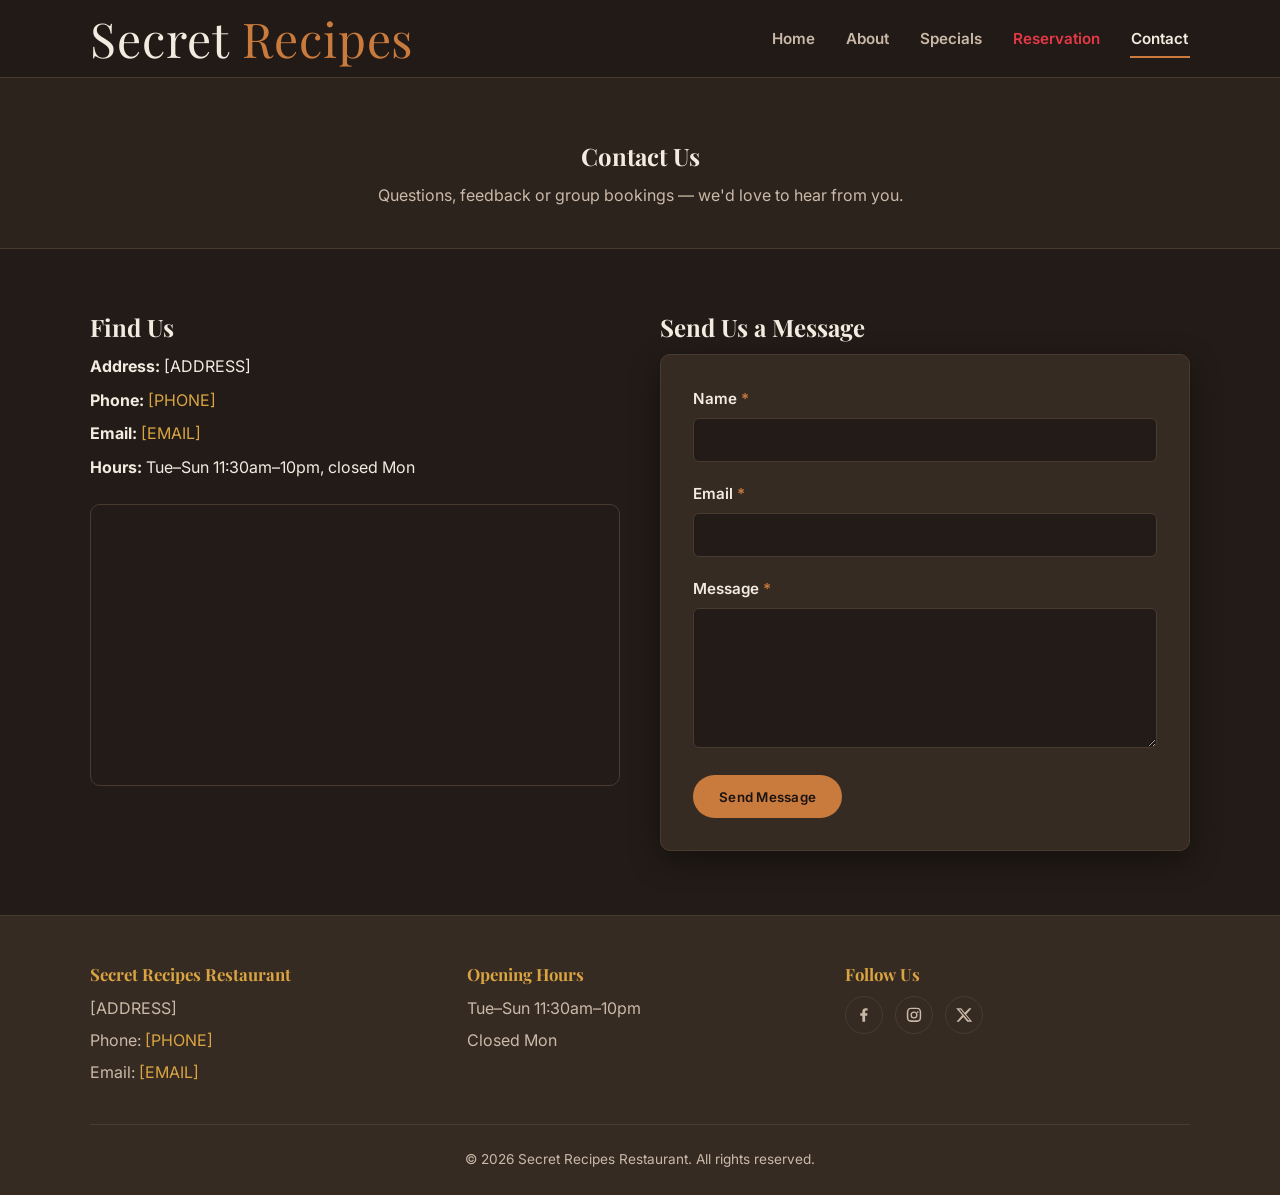
<file: contact.html>
<!DOCTYPE html>
<html lang="en">
<head>
  <meta charset="UTF-8" />
  <meta name="viewport" content="width=device-width, initial-scale=1.0" />
  <title>Contact Us | Secret Recipes Restaurant</title>
  <meta name="description" content="Get in touch with Secret Recipes Restaurant — address, phone, email, opening hours, map and contact form." />
  <link rel="icon" type="image/svg+xml" href="favicon.svg" />
  <link rel="preconnect" href="https://fonts.googleapis.com" />
  <link rel="preconnect" href="https://fonts.gstatic.com" crossorigin />
  <link href="https://fonts.googleapis.com/css2?family=Playfair+Display:wght@500;600;700&family=Inter:wght@400;500;600;700&display=swap" rel="stylesheet" />
  <link rel="stylesheet" href="css/styles.css" />
</head>
<body>
  <a class="visually-hidden" href="#main-content">Skip to main content</a>

  <header class="site-header">
    <div class="container header-inner">
      <a href="index.html" class="logo">Secret <span>Recipes</span></a>
      <button class="hamburger" id="hamburger" aria-label="Toggle navigation menu" aria-expanded="false" aria-controls="primary-nav">
        <span></span><span></span><span></span>
      </button>
      <nav class="nav" id="primary-nav" aria-label="Primary">
        <ul>
          <li><a href="index.html">Home</a></li>
          <li><a href="about.html">About</a></li>
          <li><a href="specials.html">Specials</a></li>
          <li><a href="reservation.html">Reservation</a></li>
          <li><a href="contact.html" class="active" aria-current="page">Contact</a></li>
        </ul>
      </nav>
    </div>
  </header>

  <main id="main-content">
    <section class="page-header">
      <div class="container">
        <h1>Contact Us</h1>
        <p>Questions, feedback or group bookings — we'd love to hear from you.</p>
      </div>
    </section>

    <section>
      <div class="container contact-grid">
        <div class="contact-details">
          <h2>Find Us</h2>
          <p><strong>Address:</strong> [ADDRESS]</p>
          <p><strong>Phone:</strong> <a href="tel:[PHONE]">[PHONE]</a></p>
          <p><strong>Email:</strong> <a href="mailto:[EMAIL]">[EMAIL]</a></p>
          <p><strong>Hours:</strong> Tue–Sun 11:30am–10pm, closed Mon</p>

          <div class="map-wrap">
            <!--
              PLACEHOLDER MAP: replace the iframe src below with an embed URL
              for your real address from Google Maps (Share > Embed a map).
            -->
            <iframe
              src="https://www.google.com/maps?q=1600+Amphitheatre+Parkway,+Mountain+View,+CA&output=embed"
              title="Map showing the location of Secret Recipes Restaurant"
              loading="lazy"
              referrerpolicy="no-referrer-when-downgrade"
            ></iframe>
          </div>
        </div>

        <div>
          <h2>Send Us a Message</h2>
          <!--
            FORMSPREE SETUP: replace the form "action" URL below with your own
            endpoint from https://formspree.io (e.g. https://formspree.io/f/abcdwxyz)
          -->
          <form
            id="contact-form"
            class="form-card"
            action="https://formspree.io/f/YOUR_FORM_ID"
            method="POST"
            data-success-message="Thanks for reaching out! We'll get back to you soon."
            novalidate
          >
            <div class="form-field">
              <label for="contact-name">Name <span class="required">*</span></label>
              <input type="text" id="contact-name" name="name" autocomplete="name" required />
              <p class="field-error" role="alert">Please enter your name.</p>
            </div>
            <div class="form-field">
              <label for="contact-email">Email <span class="required">*</span></label>
              <input type="email" id="contact-email" name="email" autocomplete="email" required />
              <p class="field-error" role="alert">Please enter a valid email address.</p>
            </div>
            <div class="form-field">
              <label for="contact-message-input">Message <span class="required">*</span></label>
              <textarea id="contact-message-input" name="message" required></textarea>
              <p class="field-error" role="alert">Please enter a message.</p>
            </div>

            <button type="submit" class="btn btn-primary">Send Message</button>

            <div id="contact-message" class="form-message" role="status" aria-live="polite"></div>
          </form>
        </div>
      </div>
    </section>
  </main>

  <footer class="site-footer">
    <div class="container">
      <div class="footer-inner">
        <div class="footer-col">
          <h3>Secret Recipes Restaurant</h3>
          <p>[ADDRESS]</p>
          <p>Phone: <a href="tel:[PHONE]">[PHONE]</a></p>
          <p>Email: <a href="mailto:[EMAIL]">[EMAIL]</a></p>
        </div>
        <div class="footer-col">
          <h3>Opening Hours</h3>
          <p>Tue–Sun 11:30am–10pm</p>
          <p>Closed Mon</p>
        </div>
        <div class="footer-col">
          <h3>Follow Us</h3>
          <div class="social-links">
            <!-- PLACEHOLDER social links: replace href values with real profiles -->
            <a href="https://facebook.com" aria-label="Facebook" target="_blank" rel="noopener">
              <svg viewBox="0 0 24 24" aria-hidden="true"><path d="M13.5 21v-8h2.7l.4-3.2h-3.1V7.7c0-.9.3-1.6 1.6-1.6h1.7V3.2C16.5 3.1 15.4 3 14.2 3c-2.6 0-4.4 1.6-4.4 4.5v2.3H7v3.2h2.8v8h3.7z"/></svg>
            </a>
            <a href="https://instagram.com" aria-label="Instagram" target="_blank" rel="noopener">
              <svg viewBox="0 0 24 24" aria-hidden="true"><path d="M12 2.2c2.7 0 3 0 4 .1 1 .1 1.7.2 2.3.5.6.3 1.1.6 1.6 1.1.5.5.8 1 1.1 1.6.3.6.4 1.3.5 2.3.1 1 .1 1.3.1 4s0 3-.1 4c-.1 1-.2 1.7-.5 2.3-.3.6-.6 1.1-1.1 1.6-.5.5-1 .8-1.6 1.1-.6.3-1.3.4-2.3.5-1 .1-1.3.1-4 .1s-3 0-4-.1c-1-.1-1.7-.2-2.3-.5-.6-.3-1.1-.6-1.6-1.1-.5-.5-.8-1-1.1-1.6-.3-.6-.4-1.3-.5-2.3-.1-1-.1-1.3-.1-4s0-3 .1-4c.1-1 .2-1.7.5-2.3.3-.6.6-1.1 1.1-1.6.5-.5 1-.8 1.6-1.1.6-.3 1.3-.4 2.3-.5 1-.1 1.3-.1 4-.1zm0 1.8c-2.6 0-2.9 0-4 .1-.8 0-1.3.2-1.6.3-.4.1-.7.3-1 .6-.3.3-.5.6-.6 1-.1.3-.3.8-.3 1.6-.1 1.1-.1 1.4-.1 4s0 2.9.1 4c0 .8.2 1.3.3 1.6.1.4.3.7.6 1 .3.3.6.5 1 .6.3.1.8.3 1.6.3 1.1.1 1.4.1 4 .1s2.9 0 4-.1c.8 0 1.3-.2 1.6-.3.4-.1.7-.3 1-.6.3-.3.5-.6.6-1 .1-.3.3-.8.3-1.6.1-1.1.1-1.4.1-4s0-2.9-.1-4c0-.8-.2-1.3-.3-1.6-.1-.4-.3-.7-.6-1-.3-.3-.6-.5-1-.6-.3-.1-.8-.3-1.6-.3-1.1-.1-1.4-.1-4-.1zm0 3.3a4.7 4.7 0 110 9.4 4.7 4.7 0 010-9.4zm0 1.8a2.9 2.9 0 100 5.8 2.9 2.9 0 000-5.8zm5-2a1.1 1.1 0 110 2.2 1.1 1.1 0 010-2.2z"/></svg>
            </a>
            <a href="https://x.com" aria-label="X (Twitter)" target="_blank" rel="noopener">
              <svg viewBox="0 0 24 24" aria-hidden="true"><path d="M18.9 3H22l-7.2 8.2L23 21h-6.6l-5.2-6.4L5.1 21H2l7.7-8.8L1.5 3h6.8l4.7 5.9L18.9 3zm-1.2 16.1h1.8L7.4 4.8H5.5l12.2 14.3z"/></svg>
            </a>
          </div>
        </div>
      </div>
      <p class="copyright">&copy; <span id="year"></span> Secret Recipes Restaurant. All rights reserved.</p>
    </div>
  </footer>

  <script src="js/main.js"></script>
</body>
</html>
</file>
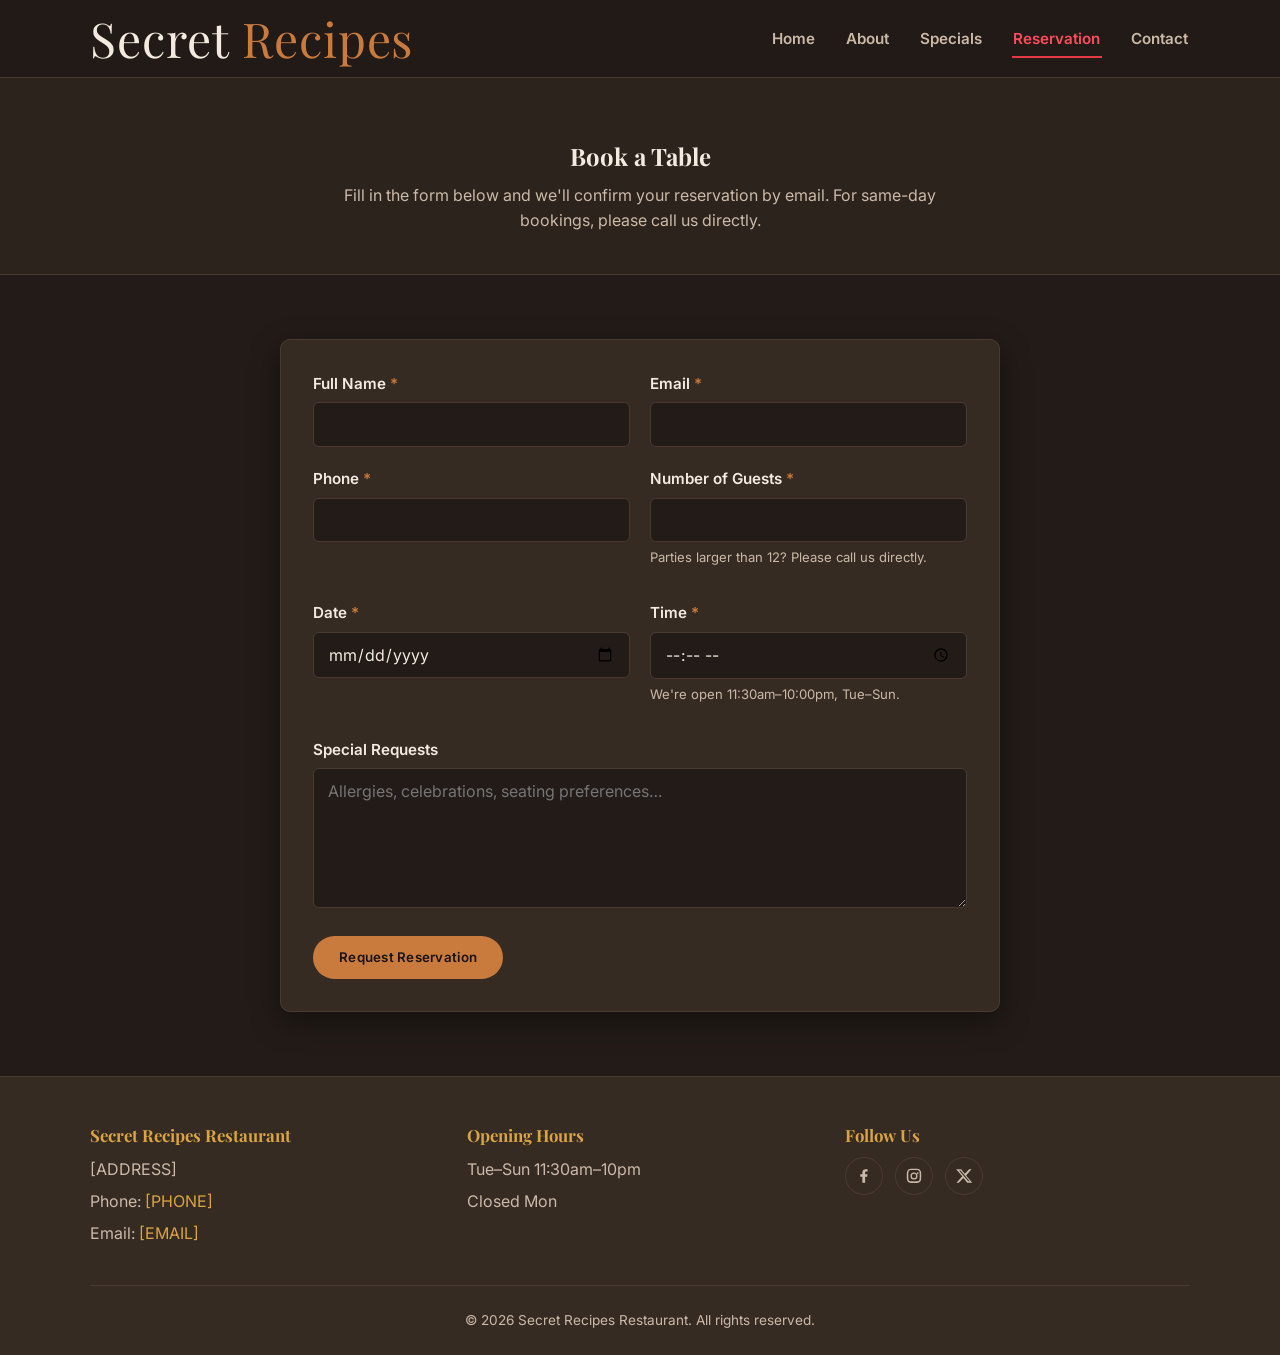
<file: reservation.html>
<!DOCTYPE html>
<html lang="en">
<head>
  <meta charset="UTF-8" />
  <meta name="viewport" content="width=device-width, initial-scale=1.0" />
  <title>Book a Table | Secret Recipes Restaurant</title>
  <meta name="description" content="Reserve a table at Secret Recipes Restaurant. Pick a date, time and party size and we'll confirm your booking." />
  <link rel="icon" type="image/svg+xml" href="favicon.svg" />
  <link rel="preconnect" href="https://fonts.googleapis.com" />
  <link rel="preconnect" href="https://fonts.gstatic.com" crossorigin />
  <link href="https://fonts.googleapis.com/css2?family=Playfair+Display:wght@500;600;700&family=Inter:wght@400;500;600;700&display=swap" rel="stylesheet" />
  <link rel="stylesheet" href="css/styles.css" />
</head>
<body>
  <a class="visually-hidden" href="#main-content">Skip to main content</a>

  <header class="site-header">
    <div class="container header-inner">
      <a href="index.html" class="logo">Secret <span>Recipes</span></a>
      <button class="hamburger" id="hamburger" aria-label="Toggle navigation menu" aria-expanded="false" aria-controls="primary-nav">
        <span></span><span></span><span></span>
      </button>
      <nav class="nav" id="primary-nav" aria-label="Primary">
        <ul>
          <li><a href="index.html">Home</a></li>
          <li><a href="about.html">About</a></li>
          <li><a href="specials.html">Specials</a></li>
          <li><a href="reservation.html" class="active" aria-current="page">Reservation</a></li>
          <li><a href="contact.html">Contact</a></li>
        </ul>
      </nav>
    </div>
  </header>

  <main id="main-content">
    <section class="page-header">
      <div class="container">
        <h1>Book a Table</h1>
        <p>Fill in the form below and we'll confirm your reservation by email. For same-day bookings, please call us directly.</p>
      </div>
    </section>

    <section>
      <div class="container">
        <!--
          FORMSPREE SETUP: replace the form "action" URL below with your own
          endpoint from https://formspree.io (e.g. https://formspree.io/f/abcdwxyz)
        -->
        <form
          id="reservation-form"
          class="form-card"
          action="https://formspree.io/f/YOUR_FORM_ID"
          method="POST"
          data-success-message="Thank you! Your reservation request has been sent — we'll confirm by email shortly."
          novalidate
        >
          <div class="form-row">
            <div class="form-field">
              <label for="res-name">Full Name <span class="required">*</span></label>
              <input type="text" id="res-name" name="name" autocomplete="name" required />
              <p class="field-error" role="alert">Please enter your name.</p>
            </div>
            <div class="form-field">
              <label for="res-email">Email <span class="required">*</span></label>
              <input type="email" id="res-email" name="email" autocomplete="email" required />
              <p class="field-error" role="alert">Please enter a valid email address.</p>
            </div>
          </div>

          <div class="form-row">
            <div class="form-field">
              <label for="res-phone">Phone <span class="required">*</span></label>
              <input type="tel" id="res-phone" name="phone" autocomplete="tel" required />
              <p class="field-error" role="alert">Please enter your phone number.</p>
            </div>
            <div class="form-field">
              <label for="res-guests">Number of Guests <span class="required">*</span></label>
              <input type="number" id="res-guests" name="guests" min="1" max="12" step="1" required />
              <p class="field-hint">Parties larger than 12? Please call us directly.</p>
              <p class="field-error" role="alert">Please enter a number of guests between 1 and 12.</p>
            </div>
          </div>

          <div class="form-row">
            <div class="form-field">
              <label for="res-date">Date <span class="required">*</span></label>
              <input type="date" id="res-date" name="date" required />
              <p class="field-error" role="alert">Please choose today or a future date.</p>
            </div>
            <div class="form-field">
              <label for="res-time">Time <span class="required">*</span></label>
              <input type="time" id="res-time" name="time" required />
              <p class="field-hint">We're open 11:30am–10:00pm, Tue–Sun.</p>
              <p class="field-error" role="alert">Please choose a time within opening hours.</p>
            </div>
          </div>

          <div class="form-field">
            <label for="res-requests">Special Requests</label>
            <textarea id="res-requests" name="special_requests" placeholder="Allergies, celebrations, seating preferences…"></textarea>
          </div>

          <button type="submit" class="btn btn-primary">Request Reservation</button>

          <div id="reservation-message" class="form-message" role="status" aria-live="polite"></div>
        </form>
      </div>
    </section>
  </main>

  <footer class="site-footer">
    <div class="container">
      <div class="footer-inner">
        <div class="footer-col">
          <h3>Secret Recipes Restaurant</h3>
          <p>[ADDRESS]</p>
          <p>Phone: <a href="tel:[PHONE]">[PHONE]</a></p>
          <p>Email: <a href="mailto:[EMAIL]">[EMAIL]</a></p>
        </div>
        <div class="footer-col">
          <h3>Opening Hours</h3>
          <p>Tue–Sun 11:30am–10pm</p>
          <p>Closed Mon</p>
        </div>
        <div class="footer-col">
          <h3>Follow Us</h3>
          <div class="social-links">
            <!-- PLACEHOLDER social links: replace href values with real profiles -->
            <a href="https://facebook.com" aria-label="Facebook" target="_blank" rel="noopener">
              <svg viewBox="0 0 24 24" aria-hidden="true"><path d="M13.5 21v-8h2.7l.4-3.2h-3.1V7.7c0-.9.3-1.6 1.6-1.6h1.7V3.2C16.5 3.1 15.4 3 14.2 3c-2.6 0-4.4 1.6-4.4 4.5v2.3H7v3.2h2.8v8h3.7z"/></svg>
            </a>
            <a href="https://instagram.com" aria-label="Instagram" target="_blank" rel="noopener">
              <svg viewBox="0 0 24 24" aria-hidden="true"><path d="M12 2.2c2.7 0 3 0 4 .1 1 .1 1.7.2 2.3.5.6.3 1.1.6 1.6 1.1.5.5.8 1 1.1 1.6.3.6.4 1.3.5 2.3.1 1 .1 1.3.1 4s0 3-.1 4c-.1 1-.2 1.7-.5 2.3-.3.6-.6 1.1-1.1 1.6-.5.5-1 .8-1.6 1.1-.6.3-1.3.4-2.3.5-1 .1-1.3.1-4 .1s-3 0-4-.1c-1-.1-1.7-.2-2.3-.5-.6-.3-1.1-.6-1.6-1.1-.5-.5-.8-1-1.1-1.6-.3-.6-.4-1.3-.5-2.3-.1-1-.1-1.3-.1-4s0-3 .1-4c.1-1 .2-1.7.5-2.3.3-.6.6-1.1 1.1-1.6.5-.5 1-.8 1.6-1.1.6-.3 1.3-.4 2.3-.5 1-.1 1.3-.1 4-.1zm0 1.8c-2.6 0-2.9 0-4 .1-.8 0-1.3.2-1.6.3-.4.1-.7.3-1 .6-.3.3-.5.6-.6 1-.1.3-.3.8-.3 1.6-.1 1.1-.1 1.4-.1 4s0 2.9.1 4c0 .8.2 1.3.3 1.6.1.4.3.7.6 1 .3.3.6.5 1 .6.3.1.8.3 1.6.3 1.1.1 1.4.1 4 .1s2.9 0 4-.1c.8 0 1.3-.2 1.6-.3.4-.1.7-.3 1-.6.3-.3.5-.6.6-1 .1-.3.3-.8.3-1.6.1-1.1.1-1.4.1-4s0-2.9-.1-4c0-.8-.2-1.3-.3-1.6-.1-.4-.3-.7-.6-1-.3-.3-.6-.5-1-.6-.3-.1-.8-.3-1.6-.3-1.1-.1-1.4-.1-4-.1zm0 3.3a4.7 4.7 0 110 9.4 4.7 4.7 0 010-9.4zm0 1.8a2.9 2.9 0 100 5.8 2.9 2.9 0 000-5.8zm5-2a1.1 1.1 0 110 2.2 1.1 1.1 0 010-2.2z"/></svg>
            </a>
            <a href="https://x.com" aria-label="X (Twitter)" target="_blank" rel="noopener">
              <svg viewBox="0 0 24 24" aria-hidden="true"><path d="M18.9 3H22l-7.2 8.2L23 21h-6.6l-5.2-6.4L5.1 21H2l7.7-8.8L1.5 3h6.8l4.7 5.9L18.9 3zm-1.2 16.1h1.8L7.4 4.8H5.5l12.2 14.3z"/></svg>
            </a>
          </div>
        </div>
      </div>
      <p class="copyright">&copy; <span id="year"></span> Secret Recipes Restaurant. All rights reserved.</p>
    </div>
  </footer>

  <script src="js/main.js"></script>
</body>
</html>
</file>
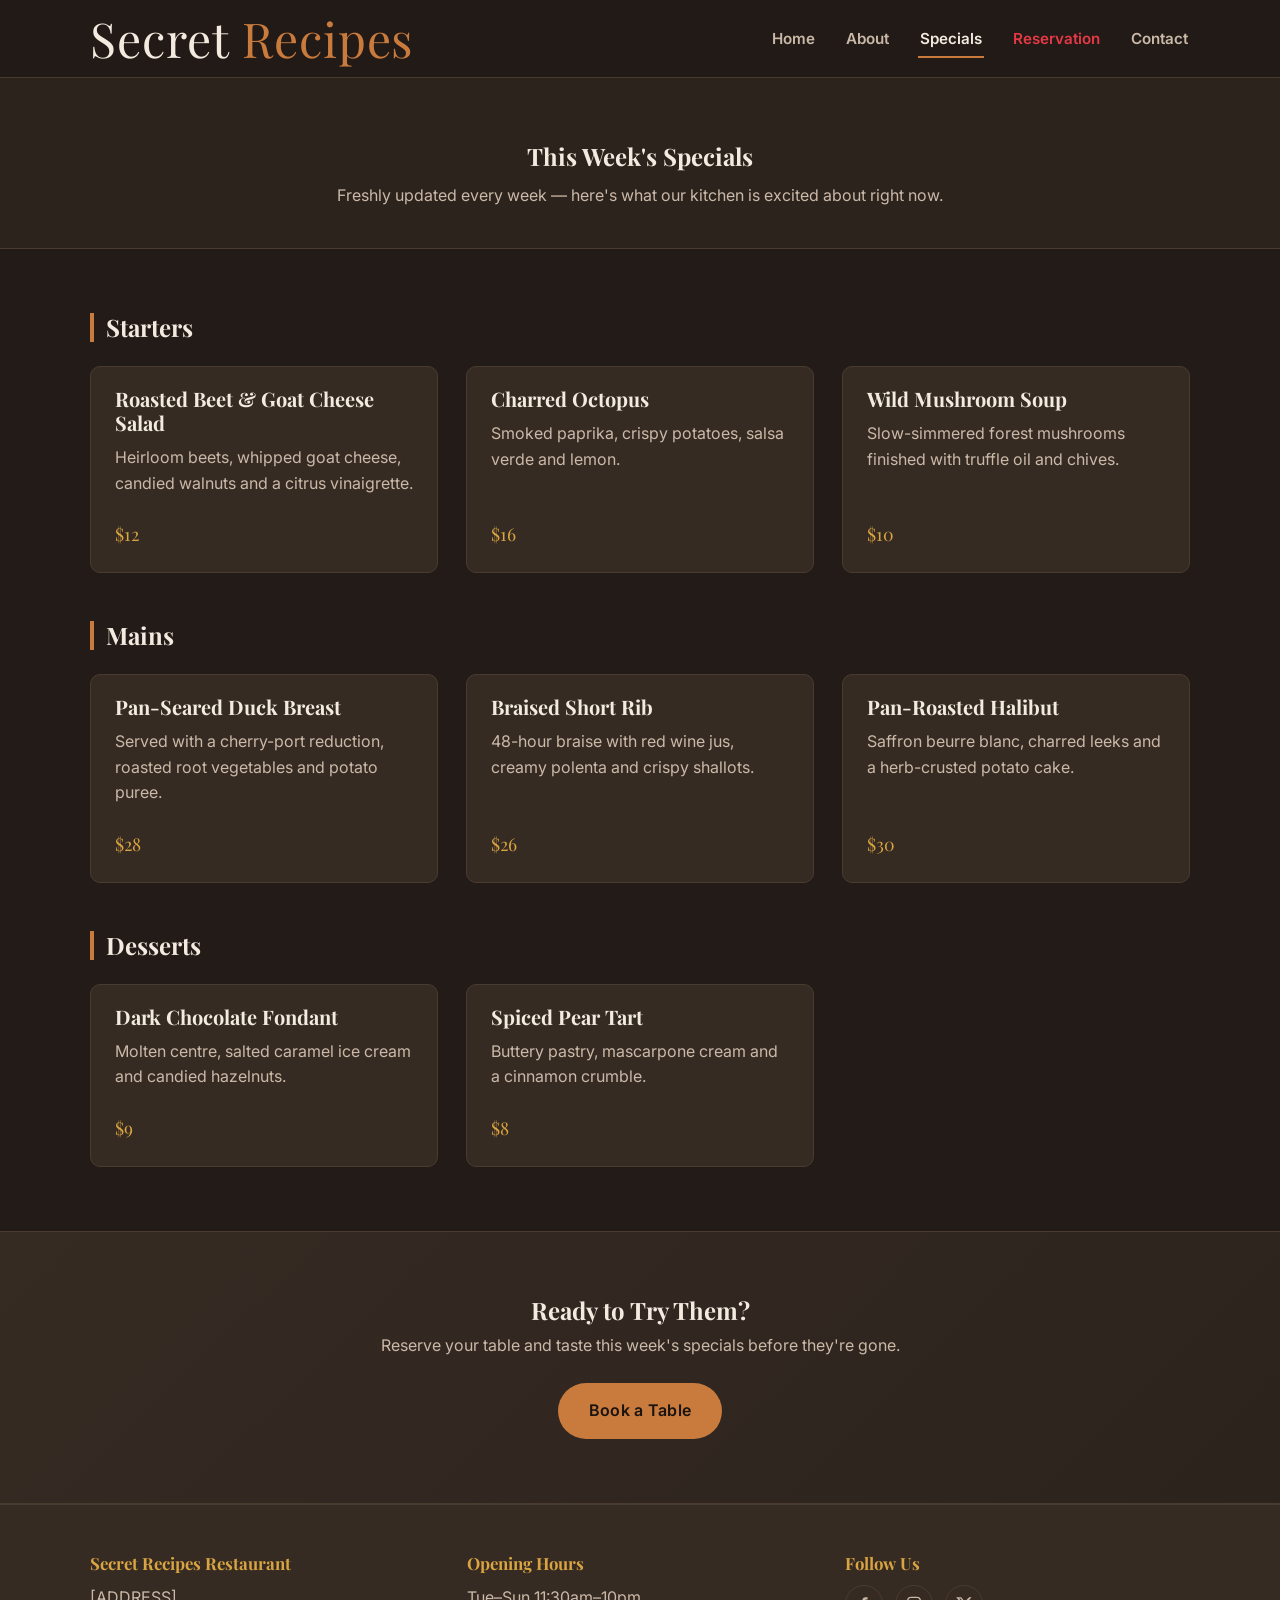
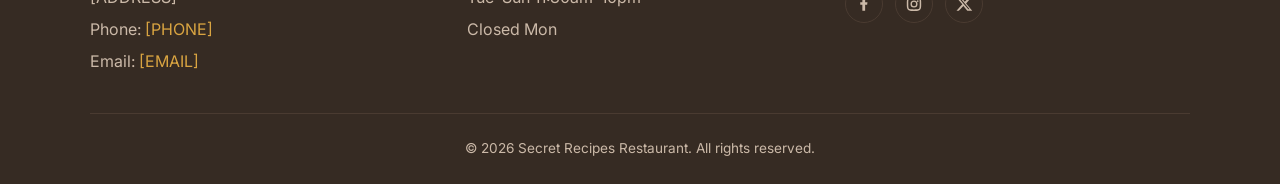
<file: specials.html>
<!DOCTYPE html>
<html lang="en">
<head>
  <meta charset="UTF-8" />
  <meta name="viewport" content="width=device-width, initial-scale=1.0" />
  <title>This Week's Specials | Secret Recipes Restaurant</title>
  <meta name="description" content="Browse this week's starters, mains and desserts at Secret Recipes Restaurant, updated weekly." />
  <link rel="icon" type="image/svg+xml" href="favicon.svg" />
  <link rel="preconnect" href="https://fonts.googleapis.com" />
  <link rel="preconnect" href="https://fonts.gstatic.com" crossorigin />
  <link href="https://fonts.googleapis.com/css2?family=Playfair+Display:wght@500;600;700&family=Inter:wght@400;500;600;700&display=swap" rel="stylesheet" />
  <link rel="stylesheet" href="css/styles.css" />
</head>
<body>
  <a class="visually-hidden" href="#main-content">Skip to main content</a>

  <header class="site-header">
    <div class="container header-inner">
      <a href="index.html" class="logo">Secret <span>Recipes</span></a>
      <button class="hamburger" id="hamburger" aria-label="Toggle navigation menu" aria-expanded="false" aria-controls="primary-nav">
        <span></span><span></span><span></span>
      </button>
      <nav class="nav" id="primary-nav" aria-label="Primary">
        <ul>
          <li><a href="index.html">Home</a></li>
          <li><a href="about.html">About</a></li>
          <li><a href="specials.html" class="active" aria-current="page">Specials</a></li>
          <li><a href="reservation.html">Reservation</a></li>
          <li><a href="contact.html">Contact</a></li>
        </ul>
      </nav>
    </div>
  </header>

  <main id="main-content">
    <section class="page-header">
      <div class="container">
        <h1>This Week's Specials</h1>
        <p>Freshly updated every week — here's what our kitchen is excited about right now.</p>
      </div>
    </section>

    <section>
      <div class="container">
        <!--
          The cards below are rendered automatically from the SPECIALS array
          at the top of js/main.js. Edit that array to update the menu —
          no HTML changes needed.
        -->
        <div class="specials-group">
          <h2>Starters</h2>
          <div class="grid grid-3" id="starters-grid"></div>
        </div>
        <div class="specials-group">
          <h2>Mains</h2>
          <div class="grid grid-3" id="mains-grid"></div>
        </div>
        <div class="specials-group">
          <h2>Desserts</h2>
          <div class="grid grid-3" id="desserts-grid"></div>
        </div>
      </div>
    </section>

    <section class="cta-band">
      <div class="container">
        <h2>Ready to Try Them?</h2>
        <p>Reserve your table and taste this week's specials before they're gone.</p>
        <a href="reservation.html" class="btn btn-primary">Book a Table</a>
      </div>
    </section>
  </main>

  <footer class="site-footer">
    <div class="container">
      <div class="footer-inner">
        <div class="footer-col">
          <h3>Secret Recipes Restaurant</h3>
          <p>[ADDRESS]</p>
          <p>Phone: <a href="tel:[PHONE]">[PHONE]</a></p>
          <p>Email: <a href="mailto:[EMAIL]">[EMAIL]</a></p>
        </div>
        <div class="footer-col">
          <h3>Opening Hours</h3>
          <p>Tue–Sun 11:30am–10pm</p>
          <p>Closed Mon</p>
        </div>
        <div class="footer-col">
          <h3>Follow Us</h3>
          <div class="social-links">
            <!-- PLACEHOLDER social links: replace href values with real profiles -->
            <a href="https://facebook.com" aria-label="Facebook" target="_blank" rel="noopener">
              <svg viewBox="0 0 24 24" aria-hidden="true"><path d="M13.5 21v-8h2.7l.4-3.2h-3.1V7.7c0-.9.3-1.6 1.6-1.6h1.7V3.2C16.5 3.1 15.4 3 14.2 3c-2.6 0-4.4 1.6-4.4 4.5v2.3H7v3.2h2.8v8h3.7z"/></svg>
            </a>
            <a href="https://instagram.com" aria-label="Instagram" target="_blank" rel="noopener">
              <svg viewBox="0 0 24 24" aria-hidden="true"><path d="M12 2.2c2.7 0 3 0 4 .1 1 .1 1.7.2 2.3.5.6.3 1.1.6 1.6 1.1.5.5.8 1 1.1 1.6.3.6.4 1.3.5 2.3.1 1 .1 1.3.1 4s0 3-.1 4c-.1 1-.2 1.7-.5 2.3-.3.6-.6 1.1-1.1 1.6-.5.5-1 .8-1.6 1.1-.6.3-1.3.4-2.3.5-1 .1-1.3.1-4 .1s-3 0-4-.1c-1-.1-1.7-.2-2.3-.5-.6-.3-1.1-.6-1.6-1.1-.5-.5-.8-1-1.1-1.6-.3-.6-.4-1.3-.5-2.3-.1-1-.1-1.3-.1-4s0-3 .1-4c.1-1 .2-1.7.5-2.3.3-.6.6-1.1 1.1-1.6.5-.5 1-.8 1.6-1.1.6-.3 1.3-.4 2.3-.5 1-.1 1.3-.1 4-.1zm0 1.8c-2.6 0-2.9 0-4 .1-.8 0-1.3.2-1.6.3-.4.1-.7.3-1 .6-.3.3-.5.6-.6 1-.1.3-.3.8-.3 1.6-.1 1.1-.1 1.4-.1 4s0 2.9.1 4c0 .8.2 1.3.3 1.6.1.4.3.7.6 1 .3.3.6.5 1 .6.3.1.8.3 1.6.3 1.1.1 1.4.1 4 .1s2.9 0 4-.1c.8 0 1.3-.2 1.6-.3.4-.1.7-.3 1-.6.3-.3.5-.6.6-1 .1-.3.3-.8.3-1.6.1-1.1.1-1.4.1-4s0-2.9-.1-4c0-.8-.2-1.3-.3-1.6-.1-.4-.3-.7-.6-1-.3-.3-.6-.5-1-.6-.3-.1-.8-.3-1.6-.3-1.1-.1-1.4-.1-4-.1zm0 3.3a4.7 4.7 0 110 9.4 4.7 4.7 0 010-9.4zm0 1.8a2.9 2.9 0 100 5.8 2.9 2.9 0 000-5.8zm5-2a1.1 1.1 0 110 2.2 1.1 1.1 0 010-2.2z"/></svg>
            </a>
            <a href="https://x.com" aria-label="X (Twitter)" target="_blank" rel="noopener">
              <svg viewBox="0 0 24 24" aria-hidden="true"><path d="M18.9 3H22l-7.2 8.2L23 21h-6.6l-5.2-6.4L5.1 21H2l7.7-8.8L1.5 3h6.8l4.7 5.9L18.9 3zm-1.2 16.1h1.8L7.4 4.8H5.5l12.2 14.3z"/></svg>
            </a>
          </div>
        </div>
      </div>
      <p class="copyright">&copy; <span id="year"></span> Secret Recipes Restaurant. All rights reserved.</p>
    </div>
  </footer>

  <script src="js/main.js"></script>
</body>
</html>
</file>
<file: css/styles.css>
/* =========================================================
   Secret Recipes Restaurant — shared stylesheet
   Colour palette (edit these variables to re-theme the site)
   ========================================================= */
:root {
  /* Core palette: dark, earthy background with one warm accent */
  --color-bg: #221b17;          /* page background — deep espresso brown */
  --color-bg-alt: #2c231d;      /* slightly lighter panels/sections */
  --color-surface: #362b23;     /* cards, header, footer */
  --color-border: #4a3b31;

  --color-text: #f3ebe0;        /* main text on dark background */
  --color-text-muted: #cbb9a8;  /* secondary text */

  --color-accent: #c97a3d;      /* terracotta — buttons, links, highlights */
  --color-accent-dark: #a85f2a;
  --color-accent-contrast: #1a1310; /* text placed on top of accent */

  --color-gold: #d9a441;        /* secondary accent for small details */

  --font-heading: "Playfair Display", Georgia, serif;
  --font-body: "Inter", Arial, sans-serif;

  --radius: 10px;
  --shadow: 0 10px 30px rgba(0, 0, 0, 0.35);
  --max-width: 1140px;
  --header-height: 76px;
}

/* ---------- Reset ---------- */
*,
*::before,
*::after {
  box-sizing: border-box;
}

html {
  scroll-behavior: smooth;
}

body {
  margin: 0;
  background-color: var(--color-bg);
  color: var(--color-text);
  font-family: var(--font-body);
  line-height: 1.6;
  -webkit-font-smoothing: antialiased;
}

img {
  max-width: 100%;
  display: block;
}

a {
  color: var(--color-gold);
  text-decoration: none;
}

a:hover,
a:focus-visible {
  color: var(--color-accent);
}

h1,
h2,
h3,
h4 {
  font-family: var(--font-heading);
  line-height: 1.2;
  margin: 0 0 0.5em;
  color: var(--color-text);
}

p {
  margin: 0 0 1em;
}

ul {
  list-style: none;
  margin: 0;
  padding: 0;
}

:focus-visible {
  outline: 3px solid var(--color-gold);
  outline-offset: 2px;
}

.container {
  width: 100%;
  max-width: var(--max-width);
  margin: 0 auto;
  padding: 0 20px;
}

.visually-hidden {
  position: absolute;
  width: 1px;
  height: 1px;
  padding: 0;
  margin: -1px;
  overflow: hidden;
  clip: rect(0, 0, 0, 0);
  white-space: nowrap;
  border: 0;
}

/* ---------- Buttons ---------- */
.btn {
  display: inline-block;
  padding: 0.85em 1.8em;
  border-radius: 999px;
  font-family: var(--font-body);
  font-weight: 600;
  letter-spacing: 0.02em;
  border: 2px solid transparent;
  cursor: pointer;
  transition: transform 0.15s ease, background-color 0.15s ease, color 0.15s ease;
}

.btn-primary {
  background-color: var(--color-accent);
  color: var(--color-accent-contrast);
}

.btn-primary:hover,
.btn-primary:focus-visible {
  background-color: var(--color-accent-dark);
  color: #fff;
  transform: translateY(-2px);
}

.btn-outline {
  background-color: transparent;
  border-color: var(--color-gold);
  color: var(--color-gold);
}

.btn-outline:hover,
.btn-outline:focus-visible {
  background-color: var(--color-gold);
  color: var(--color-accent-contrast);
}

/* ---------- Header / Nav ---------- */
.site-header {
  position: sticky;
  top: 0;
  z-index: 100;
  background-color: rgba(34, 27, 23, 0.96);
  backdrop-filter: blur(6px);
  border-bottom: 1px solid var(--color-border);
}

.header-inner {
  display: flex;
  align-items: center;
  justify-content: space-between;
  min-height: var(--header-height);
}

.logo {
  font-family: var(--font-heading);
  font-size: 3rem;
  color: var(--color-text);
  letter-spacing: 0.02em;
}

.logo span {
  color: var(--color-accent);
}

.logo:hover,
.logo:focus-visible {
  color: var(--color-text);
}

.nav ul {
  display: flex;
  gap: 1.75rem;
}

.nav a {
  color: var(--color-text-muted);
  font-weight: 600;
  font-size: 0.95rem;
  padding: 0.5rem 0.1rem;
  border-bottom: 2px solid transparent;
}

.nav a:hover,
.nav a:focus-visible {
  color: var(--color-text);
}

.nav a.active {
  color: var(--color-text);
  border-bottom-color: var(--color-accent);
}

.nav a[href="reservation.html"] {
  color: #e63946;
}

.nav a[href="reservation.html"]:hover,
.nav a[href="reservation.html"]:focus-visible,
.nav a[href="reservation.html"].active {
  color: #ff4d5e;
  border-bottom-color: #e63946;
}

.hamburger {
  display: none;
  flex-direction: column;
  justify-content: center;
  gap: 5px;
  width: 42px;
  height: 42px;
  background: transparent;
  border: 1px solid var(--color-border);
  border-radius: 8px;
  cursor: pointer;
  padding: 0;
}

.hamburger span {
  display: block;
  width: 20px;
  height: 2px;
  margin: 0 auto;
  background-color: var(--color-text);
  transition: transform 0.2s ease, opacity 0.2s ease;
}

.hamburger[aria-expanded="true"] span:nth-child(1) {
  transform: translateY(7px) rotate(45deg);
}

.hamburger[aria-expanded="true"] span:nth-child(2) {
  opacity: 0;
}

.hamburger[aria-expanded="true"] span:nth-child(3) {
  transform: translateY(-7px) rotate(-45deg);
}

/* ---------- Hero ---------- */
.hero {
  position: relative;
  min-height: 72vh;
  display: flex;
  align-items: center;
  background-size: cover;
  background-position: center;
  background-color: var(--color-bg-alt);
}

.hero::before {
  content: "";
  position: absolute;
  inset: 0;
  background: linear-gradient(180deg, rgba(20, 15, 12, 0.55) 0%, rgba(20, 15, 12, 0.85) 100%);
}

.hero-content {
  position: relative;
  z-index: 1;
  max-width: 640px;
}

.hero-content .tagline {
  color: var(--color-gold);
  text-transform: uppercase;
  letter-spacing: 0.15em;
  font-weight: 600;
  font-size: 0.85rem;
}

.hero-content h1 {
  font-size: clamp(2.2rem, 5vw, 3.6rem);
  margin-bottom: 0.4em;
}

.hero-content p {
  color: var(--color-text-muted);
  font-size: 1.1rem;
  margin-bottom: 1.5em;
}

/* ---------- Page header (non-home pages) ---------- */
.page-header {
  padding: 4rem 0 2.5rem;
  text-align: center;
  background-color: var(--color-bg-alt);
  border-bottom: 1px solid var(--color-border);
}

.page-header p {
  color: var(--color-text-muted);
  max-width: 640px;
  margin: 0 auto;
}

/* ---------- Sections ---------- */
section {
  padding: 4rem 0;
}

.section-alt {
  background-color: var(--color-bg-alt);
}

.section-heading {
  text-align: center;
  max-width: 640px;
  margin: 0 auto 2.5rem;
}

.section-heading p {
  color: var(--color-text-muted);
}

/* ---------- Grids / Cards ---------- */
.grid {
  display: grid;
  gap: 1.75rem;
}

.grid-3 {
  grid-template-columns: repeat(3, 1fr);
}

.grid-2 {
  grid-template-columns: repeat(2, 1fr);
}

.card {
  background-color: var(--color-surface);
  border: 1px solid var(--color-border);
  border-radius: var(--radius);
  overflow: hidden;
  display: flex;
  flex-direction: column;
}

.card img {
  width: 100%;
  height: 210px;
  object-fit: cover;
}

.card-body {
  padding: 1.25rem 1.5rem 1.5rem;
  flex: 1;
  display: flex;
  flex-direction: column;
}

.card-body h3 {
  font-size: 1.25rem;
}

.card-body p {
  color: var(--color-text-muted);
  flex: 1;
}

.price-tag {
  display: inline-block;
  align-self: flex-start;
  margin-top: 0.5rem;
  font-family: var(--font-heading);
  font-size: 1.1rem;
  color: var(--color-gold);
}

/* ---------- Specials ---------- */
.specials-group {
  margin-bottom: 3rem;
}

.specials-group:last-child {
  margin-bottom: 0;
}

.specials-group h2 {
  border-left: 4px solid var(--color-accent);
  padding-left: 0.75rem;
  margin-bottom: 1.5rem;
}

/* ---------- Opening hours table ---------- */
.hours-table {
  width: 100%;
  max-width: 420px;
  margin: 0 auto;
  border-collapse: collapse;
}

.hours-table th,
.hours-table td {
  text-align: left;
  padding: 0.6rem 0.5rem;
  border-bottom: 1px solid var(--color-border);
  color: var(--color-text-muted);
}

.hours-table th {
  color: var(--color-text);
  font-family: var(--font-heading);
  font-weight: 400;
}

/* ---------- Team / profile cards ---------- */
.profile-card {
  text-align: center;
  padding-bottom: 2rem;
}

.profile-card img {
  height: 240px;
}

.profile-card h3 {
  margin-top: 1rem;
}

.profile-role {
  color: var(--color-gold);
  font-size: 0.9rem;
  text-transform: uppercase;
  letter-spacing: 0.08em;
  margin-bottom: 0.75rem;
}

/* ---------- Forms ---------- */
.form-card {
  background-color: var(--color-surface);
  border: 1px solid var(--color-border);
  border-radius: var(--radius);
  padding: 2rem;
  max-width: 720px;
  margin: 0 auto;
  box-shadow: var(--shadow);
}

.form-row {
  display: grid;
  grid-template-columns: 1fr 1fr;
  gap: 1.25rem;
}

.form-field {
  margin-bottom: 1.25rem;
}

.form-field label {
  display: block;
  margin-bottom: 0.4rem;
  font-weight: 600;
  font-size: 0.95rem;
}

.form-field .required {
  color: var(--color-accent);
}

.form-field input,
.form-field select,
.form-field textarea {
  width: 100%;
  padding: 0.7rem 0.85rem;
  background-color: var(--color-bg);
  border: 1px solid var(--color-border);
  border-radius: 6px;
  color: var(--color-text);
  font-family: var(--font-body);
  font-size: 1rem;
}

.form-field input:focus,
.form-field select:focus,
.form-field textarea:focus {
  border-color: var(--color-accent);
}

.form-field textarea {
  min-height: 140px;
  resize: vertical;
}

.field-hint {
  font-size: 0.82rem;
  color: var(--color-text-muted);
  margin-top: 0.3rem;
}

.field-error {
  font-size: 0.82rem;
  color: #f0a58a;
  margin-top: 0.3rem;
  display: none;
}

.form-field.has-error input,
.form-field.has-error select,
.form-field.has-error textarea {
  border-color: #d9675a;
}

.form-field.has-error .field-error {
  display: block;
}

.form-message {
  margin-top: 1.25rem;
  padding: 0.9rem 1.1rem;
  border-radius: 8px;
  display: none;
}

.form-message.success {
  display: block;
  background-color: rgba(89, 150, 95, 0.18);
  border: 1px solid #599650;
  color: #bfe8c0;
}

.form-message.error {
  display: block;
  background-color: rgba(217, 103, 90, 0.15);
  border: 1px solid #d9675a;
  color: #f3c3ba;
}

/* ---------- Contact page ---------- */
.contact-grid {
  display: grid;
  grid-template-columns: 1fr 1fr;
  gap: 2.5rem;
  align-items: start;
}

.contact-details p {
  margin-bottom: 0.5rem;
}

.map-wrap {
  border-radius: var(--radius);
  overflow: hidden;
  border: 1px solid var(--color-border);
  margin-top: 1.5rem;
}

.map-wrap iframe {
  width: 100%;
  height: 280px;
  border: 0;
  display: block;
}

/* ---------- CTA band ---------- */
.cta-band {
  text-align: center;
  background: linear-gradient(135deg, var(--color-surface), var(--color-bg-alt));
  border-top: 1px solid var(--color-border);
  border-bottom: 1px solid var(--color-border);
}

.cta-band h2 {
  margin-bottom: 0.5rem;
}

.cta-band p {
  color: var(--color-text-muted);
  margin-bottom: 1.5rem;
}

/* ---------- Footer ---------- */
.site-footer {
  background-color: var(--color-surface);
  border-top: 1px solid var(--color-border);
  padding: 3rem 0 1.5rem;
}

.footer-inner {
  display: grid;
  grid-template-columns: repeat(3, 1fr);
  gap: 2rem;
  margin-bottom: 2rem;
}

.footer-col h3 {
  font-size: 1.05rem;
  margin-bottom: 0.75rem;
  color: var(--color-gold);
}

.footer-col p {
  color: var(--color-text-muted);
  margin-bottom: 0.4rem;
}

.social-links {
  display: flex;
  gap: 0.75rem;
}

.social-links a {
  width: 38px;
  height: 38px;
  border-radius: 50%;
  border: 1px solid var(--color-border);
  display: flex;
  align-items: center;
  justify-content: center;
  color: var(--color-text-muted);
}

.social-links a:hover,
.social-links a:focus-visible {
  border-color: var(--color-accent);
  color: var(--color-accent);
}

.social-links svg {
  width: 18px;
  height: 18px;
  fill: currentColor;
}

.copyright {
  text-align: center;
  color: var(--color-text-muted);
  font-size: 0.85rem;
  margin: 0;
  padding-top: 1.5rem;
  border-top: 1px solid var(--color-border);
}

.img-placeholder-note {
  font-size: 0.75rem;
  color: var(--color-text-muted);
  opacity: 0.8;
  margin-top: -0.75rem;
}

/* ---------- Responsive ---------- */
@media (max-width: 1024px) {
  .grid-3 {
    grid-template-columns: repeat(2, 1fr);
  }
}

@media (max-width: 767px) {
  .hamburger {
    display: flex;
  }

  .nav {
    position: absolute;
    top: var(--header-height);
    left: 0;
    right: 0;
    background-color: var(--color-surface);
    border-bottom: 1px solid var(--color-border);
    max-height: 0;
    overflow: hidden;
    transition: max-height 0.25s ease;
  }

  .nav.open {
    max-height: 400px;
  }

  .nav ul {
    flex-direction: column;
    gap: 0;
    padding: 0.5rem 20px 1rem;
  }

  .nav a {
    display: block;
    padding: 0.9rem 0;
    border-bottom: 1px solid var(--color-border);
  }

  .grid-3,
  .grid-2,
  .form-row,
  .contact-grid,
  .footer-inner {
    grid-template-columns: 1fr;
  }

  .hero {
    min-height: 60vh;
    text-align: center;
  }

  .hero-content {
    margin: 0 auto;
  }

  .form-card {
    padding: 1.5rem;
  }
}
</file>
